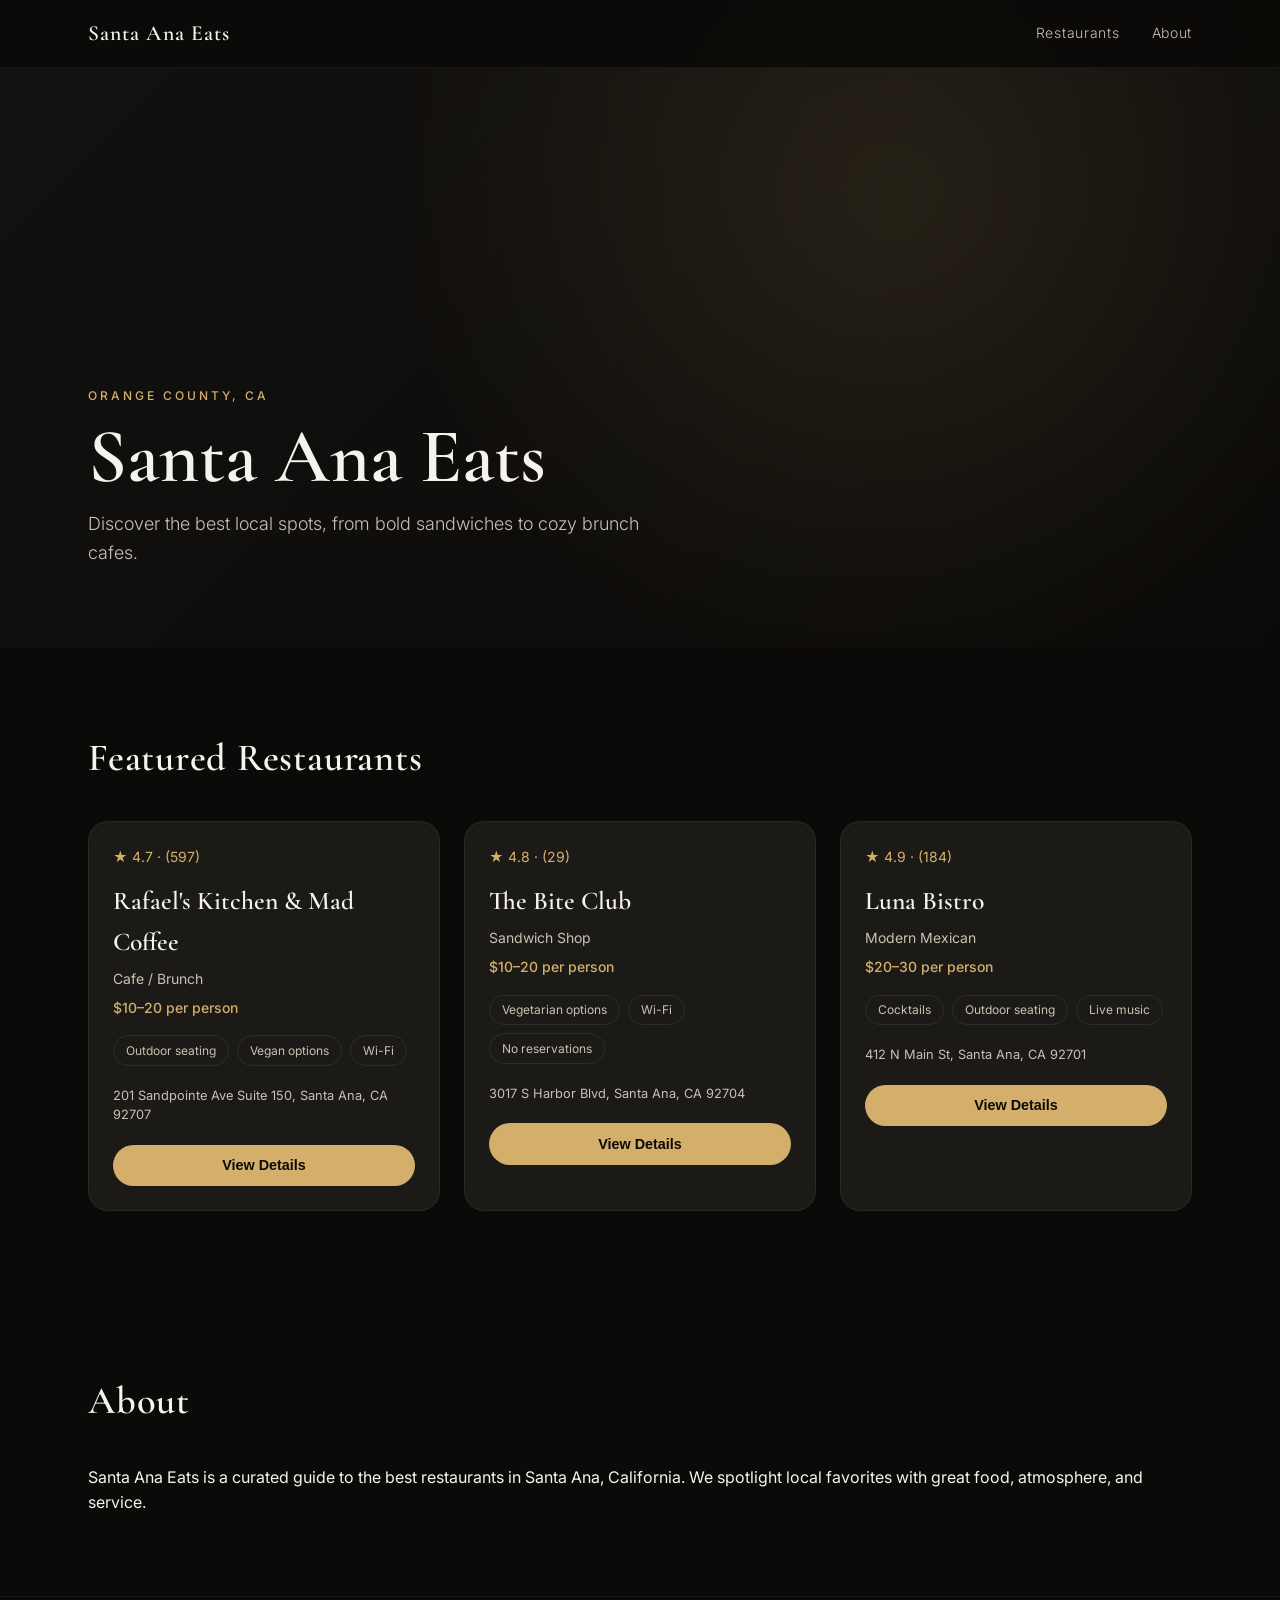
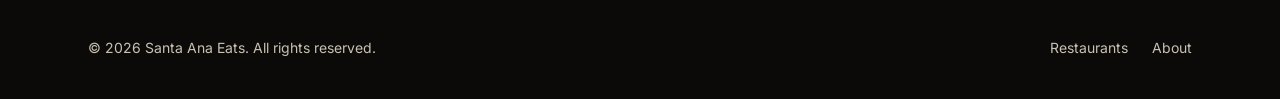
<file: index.html>
<!DOCTYPE html>
<html lang="en">
<head>
  <meta charset="UTF-8" />
  <meta name="viewport" content="width=device-width, initial-scale=1.0" />
  <title>Santa Ana Eats</title>
  <link rel="preconnect" href="https://fonts.googleapis.com">
  <link rel="preconnect" href="https://fonts.gstatic.com" crossorigin>
  <link href="https://fonts.googleapis.com/css2?family=Cormorant+Garamond:wght@400;500;600;700&family=Inter:wght@300;400;500;600&display=swap" rel="stylesheet">
  <link rel="stylesheet" href="style.css" />
</head>
<body>

  <!-- Nav -->
  <nav id="mainNav">
    <div class="nav-inner">
      <a href="#" class="logo" onclick="showDirectory(); return false;">Santa Ana Eats</a>
      <div class="nav-links">
        <a href="#restaurants" onclick="showDirectory(); return false;">Restaurants</a>
        <a href="#about">About</a>
      </div>
    </div>
  </nav>

 
  <header class="hero" id="dirHero">
    <div class="hero-overlay"></div>
    <div class="hero-content">
      <p class="hero-label">Orange County, CA</p>
      <h1>Santa Ana Eats</h1>
      <p class="hero-sub">Discover the best local spots, from bold sandwiches to cozy brunch cafes.</p>
    </div>
  </header>

 
  <section id="restaurants" class="section">
    <div class="container">
      <h2 class="section-title">Featured Restaurants</h2>
      <div class="restaurant-grid" id="restaurantGrid"></div>
    </div>
  </section>

  <!-- About -->
  <section id="about" class="section">
    <div class="container">
      <h2 class="section-title">About</h2>
      <p class="bc-text">Santa Ana Eats is a curated guide to the best restaurants in Santa Ana, California. We spotlight local favorites with great food, atmosphere, and service.</p>
    </div>
  </section>

  <!-- ===== RAFAEL'S KITCHEN DETAIL ===== -->
  <section id="rafaelsSection" class="section detail-section hidden">
    <div class="container">
      <button class="back-btn" onclick="showDirectory()">&larr; Back to all restaurants</button>

      <div class="detail-hero rafaels-hero">
        <div class="detail-hero-bg"></div>
        <div class="detail-hero-content">
          <p class="detail-label">Santa Ana, CA</p>
          <h1 class="detail-title">Rafael's Kitchen & Mad Coffee</h1>
          <div class="detail-meta">
            <span class="detail-stars">&#9733; 4.7</span>
            <span class="detail-divider">|</span>
            <span>(597)</span>
            <span class="detail-divider">|</span>
            <span>$10–20</span>
            <span class="detail-divider">|</span>
            <span>Restaurant</span>
          </div>
          <div class="detail-tags">
            <span class="tag">Outdoor seating</span>
            <span class="tag">Vegan options</span>
            <span class="tag">Wi-Fi</span>
          </div>
          <div class="detail-actions">
            <button class="btn-primary" onclick="openModal('rafaels')">View Menu</button>
            <a href="tel:7148844559" class="btn-outline">Call</a>
            <a href="https://www.google.com/maps/search/?api=1&query=201+Sandpointe+Ave+Suite+150+Santa+Ana+CA+92707" target="_blank" class="btn-outline">Directions</a>
          </div>
        </div>
      </div>

      <div class="detail-overview">
        <div class="detail-overview-grid">
          <div>
            <h2 class="detail-section-title">Overview</h2>
            <p class="detail-text">Relaxed cafe featuring breakfast pastries, brunch dishes, and sandwiches. People say this restaurant offers delicious and fresh food, including breakfast burritos, pizza, and unique lattes like the tiramisu and churro. Visitors appreciate the friendly, attentive staff and the convenient validated parking.</p>
            <div class="detail-features">
              <div class="detail-feature"><span>&#9200;</span> Open · Closes 9 PM</div>
              <div class="detail-feature"><span>&#127807;</span> Vegan options</div>
              <div class="detail-feature"><span>&#128246;</span> Wi-Fi</div>
              <div class="detail-feature"><span>&#127796;</span> Outdoor seating</div>
            </div>
          </div>
          <div class="detail-review-card">
            <h3>Google Review Summary</h3>
            <div class="detail-review-stars">&#9733;&#9733;&#9733;&#9733;&#9733; <span class="detail-score">4.7</span> <span class="detail-count">(597 reviews)</span></div>
            <p class="detail-text">People say this restaurant offers delicious and fresh food, including breakfast burritos, pizza, and unique lattes. They also highlight the welcoming and relaxed atmosphere, especially on the dog-friendly outdoor patio.</p>
          </div>
        </div>
      </div>

      <div class="detail-menu">
        <h2 class="detail-section-title">Menu</h2>
        <p class="detail-menu-site">toasttab.com</p>
        <div class="menu-filters" id="rafaelsMenuFilters"></div>
        <div class="menu-grid" id="rafaelsMenuGrid"></div>
        <a href="https://www.toasttab.com" target="_blank" class="detail-external-link">View full menu on Toast &#8599;</a>
      </div>

      <div class="detail-reviews">
        <h2 class="detail-section-title">Reviews</h2>
        <div class="reviews-grid" id="rafaelsReviewsGrid"></div>
      </div>

      <div class="detail-visit">
        <h2 class="detail-section-title">Visit Us</h2>
        <div class="visit-grid">
          <div class="visit-card">
            <div class="visit-icon">&#128205;</div>
            <h3>Address</h3>
            <p>201 Sandpointe Ave Suite 150<br>Santa Ana, CA 92707</p>
            <a href="https://www.google.com/maps/search/?api=1&query=201+Sandpointe+Ave+Suite+150+Santa+Ana+CA+92707" target="_blank">Get directions &#8599;</a>
          </div>
          <div class="visit-card">
            <div class="visit-icon">&#128222;</div>
            <h3>Phone</h3>
            <a href="tel:7148844559">(714) 884-4559</a>
          </div>
          <div class="visit-card">
            <div class="visit-icon">&#9200;</div>
            <h3>Hours</h3>
            <p>Open · Closes 9 PM</p>
            <span class="visit-note">Check daily hours on Google</span>
          </div>
        </div>
        <a href="https://www.google.com/maps/search/?api=1&query=201+Sandpointe+Ave+Suite+150+Santa+Ana+CA+92707" target="_blank" class="detail-map-link">
          <span>&#128205;</span> Open in Google Maps
        </a>
      </div>
    </div>
  </section>

  <!-- ===== THE BITE CLUB DETAIL ===== -->
  <section id="biteSection" class="section detail-section hidden">
    <div class="container">
      <button class="back-btn" onclick="showDirectory()">&larr; Back to all restaurants</button>

      <div class="detail-hero bite-hero">
        <div class="detail-hero-bg"></div>
        <div class="detail-hero-content">
          <p class="detail-label">Santa Ana, CA</p>
          <h1 class="detail-title">The Bite Club</h1>
          <div class="detail-meta">
            <span class="detail-stars">&#9733; 4.8</span>
            <span class="detail-divider">|</span>
            <span>(29)</span>
            <span class="detail-divider">|</span>
            <span>$10–20</span>
            <span class="detail-divider">|</span>
            <span>Restaurant</span>
          </div>
          <div class="detail-tags">
            <span class="tag">Vegetarian options</span>
            <span class="tag">Wi-Fi</span>
            <span class="tag">No reservations</span>
          </div>
          <div class="detail-actions">
            <button class="btn-primary" onclick="openModal('bite')">View Menu</button>
            <a href="tel:6572670307" class="btn-outline">Call</a>
            <a href="https://www.google.com/maps/search/?api=1&query=3017+S+Harbor+Blvd+Santa+Ana+CA+92704" target="_blank" class="btn-outline">Directions</a>
          </div>
        </div>
      </div>

      <div class="detail-overview">
        <div class="detail-overview-grid">
          <div>
            <h2 class="detail-section-title">Overview</h2>
            <p class="detail-text">A fun, welcoming neighborhood spot in Santa Ana serving unique and tasty sandwiches with reasonable prices. Guests rave about the spotless restrooms, friendly attentive staff, and the charming wall and logo design.</p>
            <div class="detail-features">
              <div class="detail-feature"><span>&#9200;</span> Open · Closes 2 PM</div>
              <div class="detail-feature"><span>&#127807;</span> Vegetarian options</div>
              <div class="detail-feature"><span>&#128246;</span> Wi-Fi</div>
            </div>
          </div>
          <div class="detail-review-card">
            <h3>Google Review Summary</h3>
            <div class="detail-review-stars">&#9733;&#9733;&#9733;&#9733;&#9733; <span class="detail-score">4.8</span> <span class="detail-count">(29 reviews)</span></div>
            <p class="detail-text">Diners love the unique and tasty sandwiches, including the chorizo and eggs "Brawler" and the bulgogi kimchi "Enforcer." They also highlight the reasonable prices and the fun, welcoming atmosphere.</p>
          </div>
        </div>
      </div>

      <div class="detail-menu">
        <h2 class="detail-section-title">Menu</h2>
        <p class="detail-menu-site">thebiteclubsa.square.site</p>
        <div class="menu-filters" id="biteMenuFilters"></div>
        <div class="menu-grid" id="biteMenuGrid"></div>
        <a href="https://thebiteclubsa.square.site" target="_blank" class="detail-external-link">View full menu on Square &#8599;</a>
      </div>

      <div class="detail-reviews">
        <h2 class="detail-section-title">Reviews</h2>
        <div class="reviews-grid" id="biteReviewsGrid"></div>
      </div>

      <div class="detail-visit">
        <h2 class="detail-section-title">Visit Us</h2>
        <div class="visit-grid">
          <div class="visit-card">
            <div class="visit-icon">&#128205;</div>
            <h3>Address</h3>
            <p>3017 S Harbor Blvd<br>Santa Ana, CA 92704</p>
            <a href="https://www.google.com/maps/search/?api=1&query=3017+S+Harbor+Blvd+Santa+Ana+CA+92704" target="_blank">Get directions &#8599;</a>
          </div>
          <div class="visit-card">
            <div class="visit-icon">&#128222;</div>
            <h3>Phone</h3>
            <a href="tel:6572670307">(657) 267-0307</a>
          </div>
          <div class="visit-card">
            <div class="visit-icon">&#9200;</div>
            <h3>Hours</h3>
            <p>Open · Closes 2 PM</p>
            <span class="visit-note">Check daily hours on Google</span>
          </div>
        </div>
        <a href="https://www.google.com/maps/search/?api=1&query=3017+S+Harbor+Blvd+Santa+Ana+CA+92704" target="_blank" class="detail-map-link">
          <span>&#128205;</span> Open in Google Maps
        </a>
      </div>
    </div>
  </section>

  <section id="lunaSection" class="section detail-section hidden">
<div class="container">

<button class="back-btn" onclick="showDirectory()">&larr; Back to all restaurants</button>

<div class="detail-hero">
<div class="detail-hero-bg"></div>

<div class="detail-hero-content">
<p class="detail-label">Santa Ana, CA</p>

<h1 class="detail-title">Luna Bistro</h1>

<div class="detail-meta">
<span class="detail-stars">&#9733; 4.9</span>
<span class="detail-divider">|</span>
<span>(184)</span>
<span class="detail-divider">|</span>
<span>$20–30</span>
<span class="detail-divider">|</span>
<span>Modern Mexican</span>
</div>

<div class="detail-tags">
<span class="tag">Cocktails</span>
<span class="tag">Outdoor seating</span>
<span class="tag">Live music</span>
</div>

<div class="detail-actions">
<button class="btn-primary" onclick="openModal('luna')">View Menu</button>

<a href="tel:7145551122" class="btn-outline">Call</a>

<a href="https://www.google.com/maps/search/?api=1&query=412+N+Main+St+Santa+Ana+CA+92701" target="_blank" class="btn-outline">Directions</a>
</div>
</div>
</div>

<div class="detail-overview">
<div class="detail-overview-grid">

<div>
<h2 class="detail-section-title">Overview</h2>

<p class="detail-text">
Luna Bistro combines modern Mexican flavors with a stylish atmosphere in downtown Santa Ana. Guests love the handcrafted cocktails, live music nights, and flavorful tacos.
</p>

<div class="detail-features">
<div class="detail-feature"><span>&#9200;</span> Open · Closes 11 PM</div>
<div class="detail-feature"><span>&#127864;</span> Cocktails</div>
<div class="detail-feature"><span>&#127925;</span> Live music</div>
<div class="detail-feature"><span>&#127796;</span> Outdoor seating</div>
</div>
</div>

<div class="detail-review-card">
<h3>Google Review Summary</h3>

<div class="detail-review-stars">
&#9733;&#9733;&#9733;&#9733;&#9733;
<span class="detail-score">4.9</span>
<span class="detail-count">(184 reviews)</span>
</div>

<p class="detail-text">
Customers praise the birria tacos, energetic atmosphere, and unique drinks like the horchata espresso martini.
</p>
</div>

</div>
</div>

<div class="detail-menu">
<h2 class="detail-section-title">Menu</h2>

<div class="menu-filters" id="lunaMenuFilters"></div>

<div class="menu-grid" id="lunaMenuGrid"></div>
</div>

<div class="detail-reviews">
<h2 class="detail-section-title">Reviews</h2>

<div class="reviews-grid" id="lunaReviewsGrid"></div>
</div>

</div>
</section>
  <!-- Footer -->
  <footer class="footer" id="mainFooter">
    <div class="container footer-inner">
      <p>&copy; <span id="year"></span> Santa Ana Eats. All rights reserved.</p>
      <div class="footer-links">
        <a href="#restaurants" onclick="showDirectory(); return false;">Restaurants</a>
        <a href="#about">About</a>
      </div>
    </div>
  </footer>

  <!-- Menu Modal -->
  <div class="modal-overlay hidden" id="menuModal" onclick="closeModal(event)">
    <div class="modal" onclick="event.stopPropagation()">
      <div class="modal-header">
        <h3 id="modalTitle">Full Menu</h3>
        <button class="modal-close" onclick="closeModal()">&times;</button>
      </div>
      <p class="modal-note">For the most up-to-date menu, visit our ordering site.</p>
      <div class="modal-list" id="modalMenuList"></div>
      <a href="#" target="_blank" class="btn-primary modal-btn" id="modalOrderBtn">Order Online</a>
    </div>
  </div>

  <script src="script.js"></script>
</body>
</html>
</file>
<file: style.css>
/* ─── Theme ─── */
:root {
  --bg: #0b0a08;
  --bg-light: #141210;
  --bg-surface: #1c1a16;
  --gold: #d4af6b;
  --gold-light: #e8cc94;
  --gold-dark: #b08d4b;
  --cream: #f5f3ee;
  --cream-muted: #c9c2b3;
  --border: rgba(255,255,255,0.06);
}

* {
  box-sizing: border-box;
  margin: 0;
  padding: 0;
}

html {
  scroll-behavior: smooth;
}

body {
  font-family: 'Inter', ui-sans-serif, system-ui, sans-serif;
  background: var(--bg);
  color: var(--cream);
  line-height: 1.6;
}

h1,
h2,
h3,
h4 {
  font-family: 'Cormorant Garamond', ui-serif, Georgia, serif;
  font-weight: 600;
}

.container {
  max-width: 72rem;
  margin: 0 auto;
  padding: 0 1.5rem;
}

.hidden {
  display: none !important;
}

/* ─── Nav ─── */
#mainNav {
  position: fixed;
  top: 0;
  left: 0;
  right: 0;
  z-index: 50;
  background: rgba(11,10,8,0.92);
  backdrop-filter: blur(12px);
  border-bottom: 1px solid var(--border);
}

.nav-inner {
  max-width: 72rem;
  margin: 0 auto;
  padding: 1rem 1.5rem;
  display: flex;
  align-items: center;
  justify-content: space-between;
}

.logo {
  font-family: 'Cormorant Garamond', serif;
  font-size: 1.35rem;
  font-weight: 600;
  color: var(--cream);
  text-decoration: none;
  letter-spacing: 0.05em;
}

.nav-links {
  display: flex;
  gap: 2rem;
}

.nav-links a {
  color: var(--cream-muted);
  text-decoration: none;
  font-size: 0.875rem;
  font-weight: 300;
  letter-spacing: 0.05em;
  transition: color 0.2s;
}

.nav-links a:hover {
  color: var(--gold);
}

/* ─── Hero ─── */
.hero {
  position: relative;
  min-height: 72vh;
  display: flex;
  align-items: flex-end;
  padding-bottom: 5rem;
  background:
    linear-gradient(135deg, rgba(20,18,16,.92), rgba(11,10,8,.98)),
    url("https://images.unsplash.com/photo-1517248135467-4c7edcad34c4?q=80&w=1600&auto=format&fit=crop");
  background-size: cover;
  background-position: center;
  overflow: hidden;
}

.hero-overlay {
  position: absolute;
  inset: 0;
  background:
    radial-gradient(circle at 70% 30%, rgba(212,175,107,.12), transparent 50%);
}

.hero-content {
  position: relative;
  z-index: 2;
  max-width: 72rem;
  margin: 0 auto;
  padding: 0 1.5rem;
  width: 100%;
}

.hero-label {
  color: var(--gold);
  font-size: 0.75rem;
  font-weight: 500;
  letter-spacing: 0.25em;
  text-transform: uppercase;
  margin-bottom: 1rem;
}

.hero h1 {
  font-size: clamp(3rem, 6vw, 5.5rem);
  line-height: 0.95;
  margin-bottom: 1rem;
}

.hero-sub {
  color: var(--cream-muted);
  font-size: 1.125rem;
  max-width: 560px;
  font-weight: 300;
}

/* ─── Section ─── */
.section {
  padding: 5rem 0;
}

.section-title {
  font-size: clamp(1.9rem, 3vw, 2.5rem);
  margin-bottom: 2rem;
  color: var(--cream);
  letter-spacing: 0.02em;
}

/* ─── Restaurant Grid ─── */
.restaurant-grid {
  display: grid;
  grid-template-columns: repeat(auto-fit, minmax(310px, 1fr));
  gap: 1.5rem;
}

.restaurant-card {
  background: var(--bg-surface);
  border: 1px solid var(--border);
  border-radius: 1.25rem;
  padding: 1.5rem;
  transition: border-color 0.3s, transform 0.3s;
  cursor: pointer;
}

.restaurant-card:hover {
  border-color: rgba(212,175,107,0.3);
  transform: translateY(-4px);
}

.restaurant-card .card-rating {
  color: var(--gold);
  font-size: 0.875rem;
  margin-bottom: 0.75rem;
}

.restaurant-card h3 {
  font-size: 1.6rem;
  margin-bottom: 0.35rem;
}

.restaurant-card .card-type {
  color: var(--cream-muted);
  font-size: 0.875rem;
  margin-bottom: 0.4rem;
}

.restaurant-card .card-price {
  color: var(--gold);
  font-size: 0.875rem;
  font-weight: 500;
  margin-bottom: 1rem;
}

.restaurant-card .card-tags {
  display: flex;
  flex-wrap: wrap;
  gap: 0.5rem;
  margin-bottom: 1.25rem;
}

.restaurant-card .card-tags span {
  font-size: 0.75rem;
  padding: 0.3rem 0.75rem;
  border: 1px solid rgba(255,255,255,0.08);
  border-radius: 999px;
  color: var(--cream-muted);
}

.restaurant-card .card-address {
  color: var(--cream-muted);
  font-size: 0.8rem;
  margin-bottom: 1.25rem;
  line-height: 1.5;
}

.restaurant-card .reveal-btn {
  width: 100%;
  padding: 0.8rem 0;
  background: var(--gold);
  color: var(--bg);
  border: none;
  border-radius: 999px;
  font-weight: 600;
  font-size: 0.9rem;
  cursor: pointer;
  transition: background 0.2s;
}

.restaurant-card .reveal-btn:hover {
  background: var(--gold-light);
}

/* ─── Detail Section ─── */
.detail-section {
  padding: 7rem 0 4rem;
  background: var(--bg);
}

.back-btn {
  background: transparent;
  border: 1px solid rgba(255,255,255,0.15);
  color: var(--cream);
  padding: 0.6rem 1.25rem;
  border-radius: 999px;
  cursor: pointer;
  font-size: 0.875rem;
  margin-bottom: 2rem;
  transition: background 0.2s;
}

.back-btn:hover {
  background: rgba(255,255,255,0.05);
}

/* ─── Detail Hero ─── */
.detail-hero {
  position: relative;
  min-height: 60vh;
  display: flex;
  align-items: flex-end;
  padding: 3rem;
  margin-bottom: 3rem;
  border-radius: 1.5rem;
  overflow: hidden;
  background:
    linear-gradient(rgba(0,0,0,.45), rgba(0,0,0,.75)),
    url("https://images.unsplash.com/photo-1552566626-52f8b828add9?q=80&w=1600&auto=format&fit=crop");
  background-size: cover;
  background-position: center;
}

.detail-hero-content {
  position: relative;
  z-index: 2;
}

.detail-label {
  color: var(--gold);
  font-size: 0.75rem;
  font-weight: 500;
  letter-spacing: 0.25em;
  text-transform: uppercase;
  margin-bottom: 0.75rem;
}

.detail-title {
  font-size: clamp(2.5rem, 5vw, 4.5rem);
  line-height: 0.95;
  margin-bottom: 1rem;
}

.detail-meta {
  display: flex;
  align-items: center;
  gap: 0.5rem;
  color: var(--cream-muted);
  font-size: 0.875rem;
  margin-bottom: 1.25rem;
  flex-wrap: wrap;
}

.detail-stars {
  color: var(--gold);
  font-weight: 500;
}

.detail-divider {
  color: rgba(255,255,255,0.15);
}

.detail-tags {
  display: flex;
  gap: 0.5rem;
  margin-bottom: 1.5rem;
  flex-wrap: wrap;
}

.tag {
  font-size: 0.75rem;
  padding: 0.35rem 0.9rem;
  border: 1px solid rgba(255,255,255,0.1);
  border-radius: 999px;
  color: var(--cream-muted);
}

.detail-actions {
  display: flex;
  gap: 0.75rem;
  flex-wrap: wrap;
}

.btn-primary {
  padding: 0.8rem 1.5rem;
  background: var(--gold);
  color: var(--bg);
  border-radius: 999px;
  text-decoration: none;
  font-weight: 600;
  font-size: 0.875rem;
  border: none;
  cursor: pointer;
  transition: background 0.2s;
}

.btn-primary:hover {
  background: var(--gold-light);
}

.btn-outline {
  padding: 0.8rem 1.5rem;
  border: 1px solid rgba(255,255,255,0.2);
  color: var(--cream);
  border-radius: 999px;
  text-decoration: none;
  font-size: 0.875rem;
  transition: background 0.2s;
}

.btn-outline:hover {
  background: rgba(255,255,255,0.05);
}

/* ─── Overview ─── */
.detail-overview {
  margin-bottom: 3rem;
}

.detail-overview-grid {
  display: grid;
  grid-template-columns: 1fr 1fr;
  gap: 2rem;
}

.detail-section-title {
  font-size: 1.9rem;
  margin-bottom: 1.25rem;
}

.detail-text {
  color: var(--cream-muted);
  line-height: 1.8;
  margin-bottom: 1.25rem;
}

.detail-features {
  display: flex;
  gap: 1.25rem;
  flex-wrap: wrap;
}

.detail-feature {
  display: flex;
  align-items: center;
  gap: 0.5rem;
  color: var(--cream-muted);
  font-size: 0.875rem;
}

.detail-review-card {
  background: var(--bg-surface);
  border: 1px solid var(--border);
  border-radius: 1rem;
  padding: 1.75rem;
}

.detail-review-stars {
  color: var(--gold);
  margin-bottom: 1rem;
}

.detail-score {
  font-size: 1.5rem;
  color: var(--cream);
  margin-left: 0.4rem;
}

.detail-count {
  color: var(--cream-muted);
  font-size: 0.875rem;
}

/* ─── Menu ─── */
.detail-menu {
  background: var(--bg-light);
  border-radius: 1.5rem;
  padding: 2.5rem 2rem;
  margin-bottom: 3rem;
  min-height: 650px;
}

.detail-menu-site {
  color: var(--cream-muted);
  margin-bottom: 1.5rem;
  font-size: 0.875rem;
}

.menu-filters {
  display: flex;
  gap: 0.5rem;
  margin-bottom: 2rem;
  flex-wrap: wrap;
}

.menu-filter {
  padding: 0.55rem 1rem;
  border-radius: 999px;
  border: 1px solid rgba(255,255,255,0.1);
  background: transparent;
  color: var(--cream-muted);
  font-size: 0.875rem;
  cursor: pointer;
  transition: all 0.2s;
}

.menu-filter.active {
  background: var(--gold);
  color: var(--bg);
  border-color: var(--gold);
}

.menu-grid {
  display: grid;
  grid-template-columns: repeat(auto-fit, minmax(280px, 1fr));
  gap: 1.25rem;
  align-items: stretch;
  min-height: 320px;
}

.menu-item {
  background: var(--bg-surface);
  border: 1px solid var(--border);
  border-radius: 0.85rem;
  padding: 1.25rem;
  min-height: 220px;
  position: relative;
  transition: border-color 0.3s, transform 0.3s;
}

.menu-item:hover {
  border-color: rgba(212,175,107,0.3);
  transform: translateY(-3px);
}

.menu-item h4 {
  font-size: 1.1rem;
  margin-bottom: 0.35rem;
  padding-right: 4rem;
}

.menu-item .menu-category {
  font-size: 0.75rem;
  color: var(--cream-muted);
  text-transform: uppercase;
  letter-spacing: 0.05em;
  margin-bottom: 0.75rem;
}

.menu-item .menu-desc {
  font-size: 0.9rem;
  color: var(--cream-muted);
  line-height: 1.6;
}

.menu-item .menu-price {
  position: absolute;
  top: 1rem;
  right: 1rem;
  color: var(--gold);
  font-weight: 600;
  font-size: 0.875rem;
}

.detail-external-link {
  color: var(--gold);
  text-decoration: none;
  font-size: 0.875rem;
  display: inline-flex;
  align-items: center;
  gap: 0.5rem;
  margin-top: 1.5rem;
}

.detail-external-link:hover {
  color: var(--gold-light);
}

/* ─── Reviews ─── */
.detail-reviews {
  margin-bottom: 3rem;
}

.reviews-grid {
  display: grid;
  grid-template-columns: repeat(auto-fit, minmax(260px, 1fr));
  gap: 1.25rem;
}

.review-card {
  background: var(--bg-surface);
  border: 1px solid var(--border);
  border-radius: 0.85rem;
  padding: 1.5rem;
  min-height: 190px;
  display: flex;
  flex-direction: column;
  justify-content: space-between;
  transition: border-color 0.3s;
}

.review-card:hover {
  border-color: rgba(212,175,107,0.2);
}

.review-stars {
  color: var(--gold);
  margin-bottom: 1rem;
}

.review-text {
  color: var(--cream);
  line-height: 1.7;
  font-style: italic;
  margin-bottom: 1rem;
}

.review-author {
  color: var(--cream-muted);
  font-size: 0.75rem;
  text-transform: uppercase;
  letter-spacing: 0.05em;
}

/* ─── Visit ─── */
.detail-visit {
  background: var(--bg-light);
  border-radius: 1.5rem;
  padding: 2.5rem 2rem;
}

.visit-grid {
  display: grid;
  grid-template-columns: repeat(auto-fit, minmax(250px, 1fr));
  gap: 1.25rem;
}

.visit-card {
  background: var(--bg-surface);
  border: 1px solid var(--border);
  border-radius: 0.85rem;
  padding: 1.5rem;
}

.visit-icon {
  color: var(--gold);
  font-size: 1.3rem;
  margin-bottom: 0.75rem;
}

.visit-card h3 {
  font-size: 1.15rem;
  margin-bottom: 0.5rem;
}

.visit-card p {
  color: var(--cream-muted);
  font-size: 0.9rem;
  line-height: 1.6;
}

.visit-card a {
  color: var(--gold);
  text-decoration: none;
}

.visit-note {
  color: var(--gold);
  font-size: 0.85rem;
}

.detail-map-link {
  display: flex;
  align-items: center;
  justify-content: center;
  gap: 0.5rem;
  margin-top: 1.5rem;
  padding: 1.2rem;
  background: var(--bg-surface);
  border: 1px solid var(--border);
  border-radius: 0.85rem;
  color: var(--cream-muted);
  text-decoration: none;
  transition: color 0.2s;
}

.detail-map-link:hover {
  color: var(--gold);
}

/* ─── Modal ─── */
.modal-overlay {
  position: fixed;
  inset: 0;
  z-index: 100;
  background: rgba(0,0,0,0.82);
  backdrop-filter: blur(4px);
  display: flex;
  align-items: center;
  justify-content: center;
  padding: 1rem;
}

.modal {
  background: var(--bg-light);
  border: 1px solid rgba(255,255,255,0.1);
  border-radius: 1rem;
  max-width: 560px;
  width: 100%;
  max-height: 80vh;
  overflow-y: auto;
  padding: 1.5rem;
}

.modal-header {
  display: flex;
  justify-content: space-between;
  align-items: center;
  margin-bottom: 1rem;
}

.modal-header h3 {
  font-size: 1.6rem;
}

.modal-close {
  background: none;
  border: none;
  color: var(--cream);
  font-size: 1.5rem;
  cursor: pointer;
}

.modal-close:hover {
  color: var(--gold);
}

.modal-note {
  color: var(--cream-muted);
  font-size: 0.875rem;
  margin-bottom: 1.5rem;
}

.modal-list {
  margin-bottom: 1.5rem;
}

.modal-item {
  display: flex;
  justify-content: space-between;
  gap: 1rem;
  padding: 1rem 0;
  border-bottom: 1px solid rgba(255,255,255,0.05);
}

.modal-item h4 {
  font-size: 1rem;
  margin-bottom: 0.25rem;
}

.modal-item p {
  font-size: 0.8rem;
  color: var(--cream-muted);
}

.modal-price {
  color: var(--gold);
  font-weight: 600;
  white-space: nowrap;
}

.modal-btn {
  display: block;
  text-align: center;
}

/* ─── Footer ─── */
.footer {
  border-top: 1px solid var(--border);
  padding: 2.5rem 0;
}

.footer-inner {
  display: flex;
  flex-wrap: wrap;
  justify-content: space-between;
  gap: 1rem;
  align-items: center;
}

.footer p {
  color: var(--cream-muted);
  font-size: 0.875rem;
}

.footer-links {
  display: flex;
  gap: 1.5rem;
}

.footer-links a {
  color: var(--cream-muted);
  text-decoration: none;
  font-size: 0.875rem;
}

.footer-links a:hover {
  color: var(--gold);
}

/* ─── Animations ─── */
@keyframes fadeUp {
  from {
    opacity: 0;
    transform: translateY(24px);
  }

  to {
    opacity: 1;
    transform: translateY(0);
  }
}

.animate-fadeUp {
  animation: fadeUp 0.6s ease-out forwards;
}

/* ─── Mobile ─── */
@media (max-width: 768px) {

  .detail-overview-grid {
    grid-template-columns: 1fr;
  }

  .detail-actions {
    flex-direction: column;
  }

  .detail-actions a,
  .detail-actions button {
    width: 100%;
    text-align: center;
  }

  .detail-meta {
    gap: 0.25rem;
  }

  .footer-inner {
    flex-direction: column;
    align-items: flex-start;
  }

}

@media (max-width: 640px) {

  .hero {
    min-height: 65vh;
  }

  .menu-grid {
    grid-template-columns: 1fr;
  }

  .restaurant-grid {
    grid-template-columns: 1fr;
  }

}
</file>
